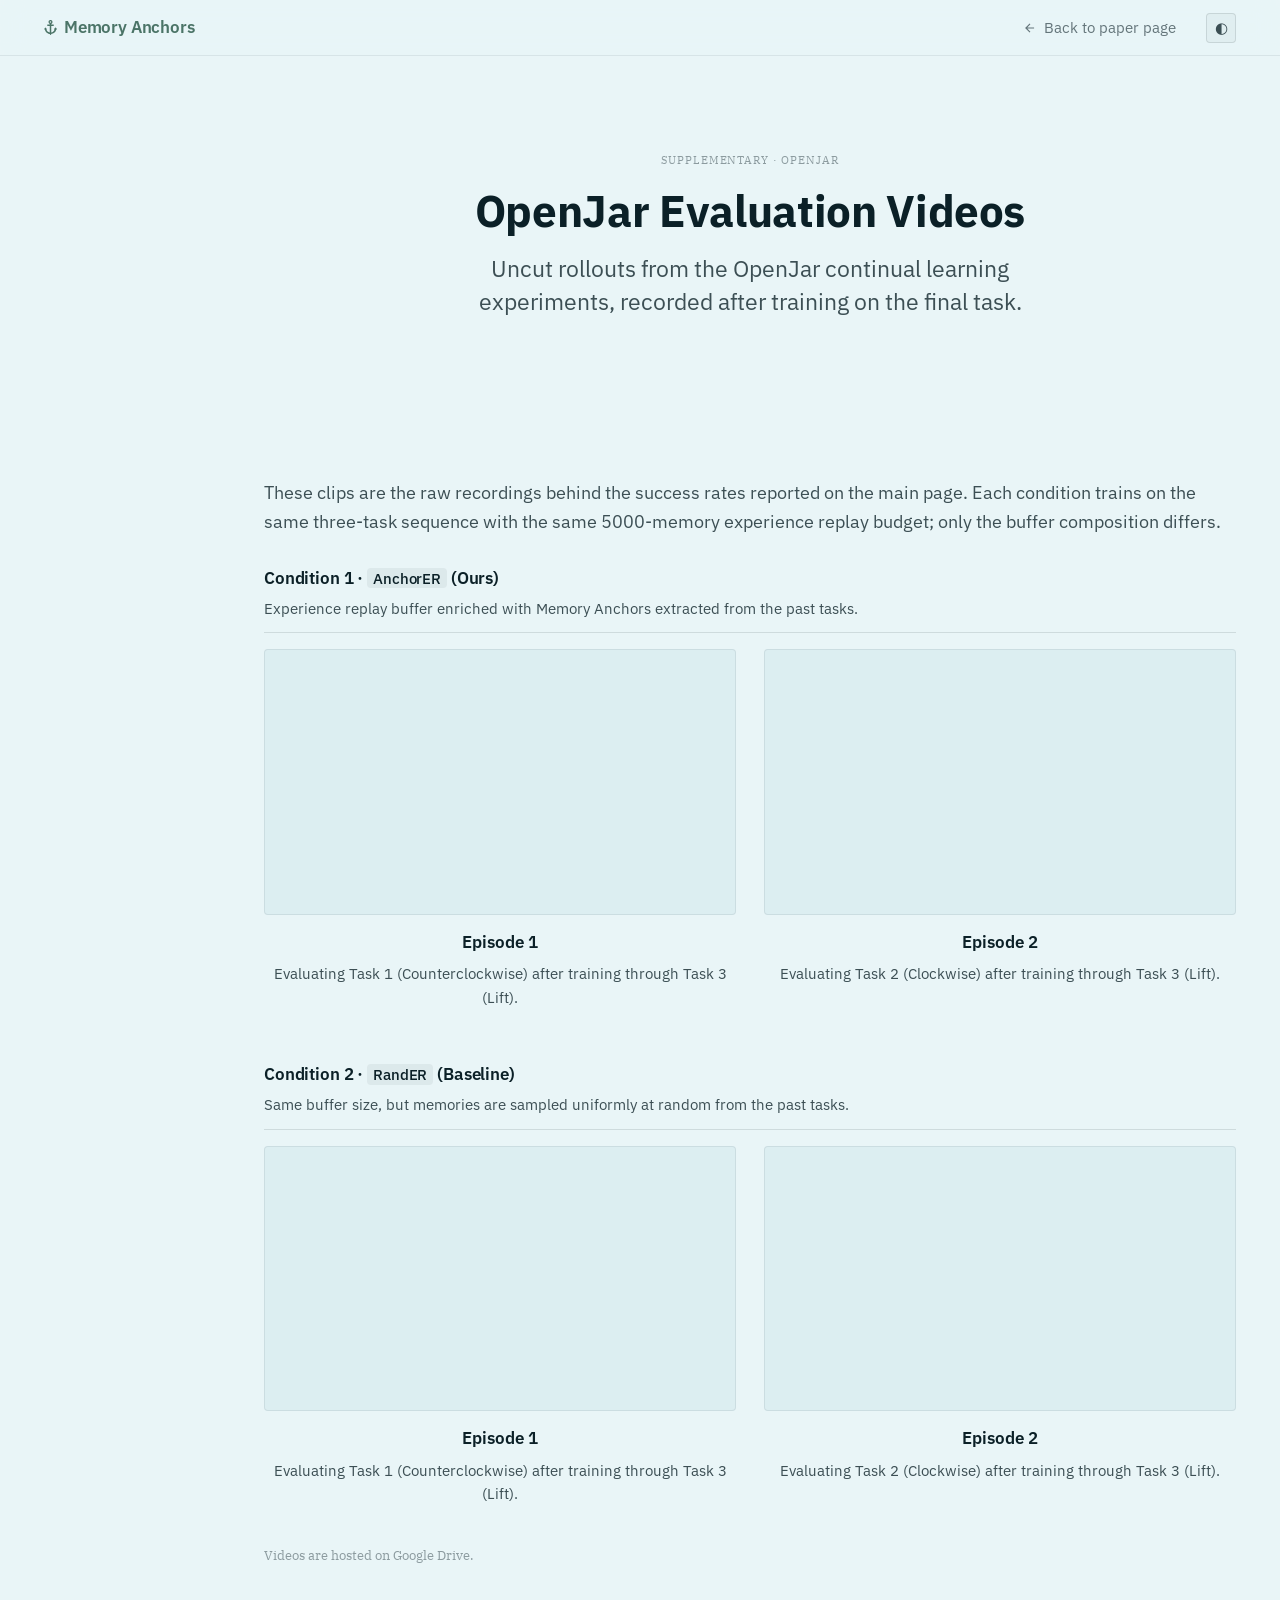
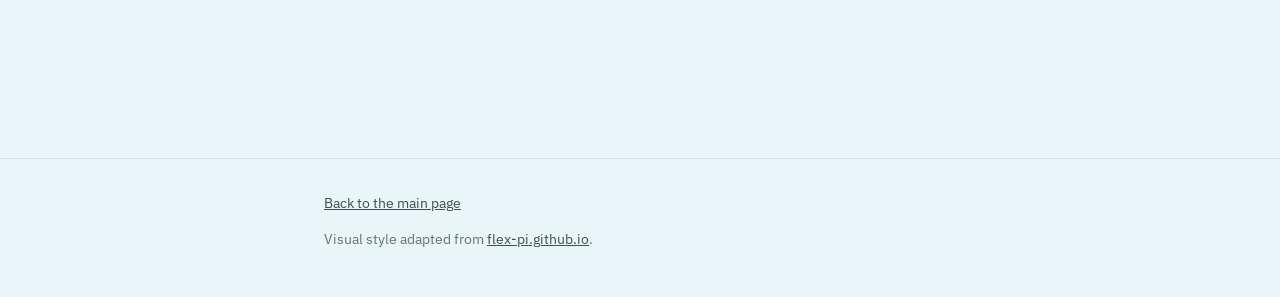
<file: uncut-videos.html>
<!doctype html>
<html lang="en" data-theme="day">
<head>
  <meta charset="utf-8">
  <meta name="viewport" content="width=device-width,initial-scale=1">
  <title>Uncut Evaluation Videos &middot; MemoryAnchors</title>
  <link rel="preconnect" href="https://fonts.googleapis.com">
  <link rel="preconnect" href="https://fonts.gstatic.com" crossorigin>
  <link href="https://fonts.googleapis.com/css2?family=IBM+Plex+Sans:ital,wght@0,400;0,500;0,600;0,700;1,400&family=IBM+Plex+Serif:wght@400;500;600&display=swap" rel="stylesheet">
  <link rel="stylesheet" href="css/style.css">
  <script>
    (function () {
      try {
        var t = localStorage.getItem('theme');
        if (t === 'night' || t === 'day') document.documentElement.setAttribute('data-theme', t);
      } catch (e) {}
    })();
  </script>
</head>
<body>

  <nav class="nav" aria-label="Page navigation">
    <div class="nav__in">
      <a class="nav__brand" href="index.html">
        <svg class="nav__brand-icon" viewBox="0 0 6.16 7.1" aria-hidden="true"><path d="M3.45,2.14c.32,0,.64,0,.96,0,.2,0,.21.02.21.22,0,.1,0,.2,0,.31,0,.13-.05.19-.18.18-.29,0-.57,0-.86,0-.05,0-.09,0-.14,0v3.03c.65-.04,1.45-.62,1.6-1.38-.06,0-.11,0-.16,0-.12,0-.17-.1-.1-.19.19-.24.39-.47.59-.7.06-.07.13-.07.19,0,.19.23.39.46.58.69.08.09.02.19-.1.2-.23.02-.23.02-.3.25-.3.98-.99,1.54-1.95,1.8-.11.03-.22.04-.34.07.05.22-.13.32-.26.44-.03.03-.13.05-.16.02-.14-.12-.33-.21-.29-.45-.21-.05-.42-.09-.61-.16-.89-.33-1.5-.93-1.71-1.88-.02-.08-.05-.09-.12-.1-.09,0-.22-.01-.26-.07-.07-.1.06-.18.11-.25.14-.18.29-.35.43-.52.11-.13.16-.13.28,0,.17.2.34.4.5.61.03.04.07.13.05.17-.02.04-.1.05-.16.07-.03,0-.07,0-.11,0,.12.68.86,1.31,1.59,1.38v-3.05c-.06,0-.11,0-.16,0-.28,0-.57,0-.85,0-.13,0-.18-.05-.17-.18,0-.11,0-.22,0-.33,0-.17.03-.2.19-.2.28,0,.57,0,.85,0,.05,0,.09,0,.15,0,0-.06,0-.11,0-.16.01-.1-.02-.15-.12-.2-.38-.21-.56-.66-.45-1.07C2.29.28,2.67,0,3.11,0c.4,0,.77.29.88.68.12.39-.03.84-.38,1.04-.18.1-.2.22-.16.41ZM3.43.95c0-.2-.15-.36-.35-.36-.19,0-.35.15-.36.35,0,.2.16.37.35.37.19,0,.35-.16.35-.36Z"/></svg>
        Memory Anchors
      </a>
      <div class="nav__actions">
        <a class="navbtn" href="index.html#impact-jar-opening">
          <svg viewBox="0 0 24 24" fill="none" stroke="currentColor" stroke-width="2" aria-hidden="true"><path d="M19 12H5M12 19l-7-7 7-7"/></svg>
          Back to paper page
        </a>
      </div>
      <button class="themebtn" type="button" id="theme-toggle" aria-label="Switch between light and dark">◐</button>
    </div>
  </nav>

  <main id="top">
    <header class="hero">
      <div class="wrap wrap--mid">
        <p class="eyebrow">Supplementary &middot; OpenJar</p>
        <h1 class="hero__title">OpenJar Evaluation Videos</h1>
        <p class="hero__tagline">Uncut rollouts from the OpenJar continual learning experiments, recorded after training on the final task.</p>
      </div>
    </header>

    <section class="section">
      <div class="wrap wrap--wide reveal">
        <p class="sub__lede">These clips are the raw recordings behind the success rates reported on the main page. Each condition trains on the same three-task sequence with the same 5000-memory experience replay budget; only the buffer composition differs.</p>

        <div class="drivegrid">
          <div class="drivegrid__row">
            <div class="drivegrid__rowhead">
              <p class="drivegrid__rowlabel">Condition 1 &middot; <code>AnchorER</code> (Ours)</p>
              <p class="drivegrid__rowtext">Experience replay buffer enriched with Memory Anchors extracted from the past tasks.</p>
            </div>
            <div class="drivegrid__pair">
              <div class="drivecard">
                <div class="drivecard__frame">
                  <iframe class="drivecard__video" src="https://drive.google.com/file/d/1oo0-vcrO2uuCcfi2asbtzbZRmXlJnZeU/preview" title="AnchorER uncut evaluation, episode 1" allow="autoplay; fullscreen" allowfullscreen loading="lazy"></iframe>
                </div>
                <p class="drivecard__title">Episode 1</p>
                <p class="drivecard__text">Evaluating Task 1 (Counterclockwise) after training through Task 3 (Lift).</p>
              </div>
              <div class="drivecard">
                <div class="drivecard__frame">
                  <iframe class="drivecard__video" src="https://drive.google.com/file/d/1UXLIYnUupK22Db_xxvb8RcD3TdlexMFs/preview" title="AnchorER uncut evaluation, episode 2" allow="autoplay; fullscreen" allowfullscreen loading="lazy"></iframe>
                </div>
                <p class="drivecard__title">Episode 2</p>
                <p class="drivecard__text">Evaluating Task 2 (Clockwise) after training through Task 3 (Lift).</p>
              </div>
            </div>
          </div>

          <div class="drivegrid__row">
            <div class="drivegrid__rowhead">
              <p class="drivegrid__rowlabel">Condition 2 &middot; <code>RandER</code> (Baseline)</p>
              <p class="drivegrid__rowtext">Same buffer size, but memories are sampled uniformly at random from the past tasks.</p>
            </div>
            <div class="drivegrid__pair">
              <div class="drivecard">
                <div class="drivecard__frame">
                  <iframe class="drivecard__video" src="https://drive.google.com/file/d/1kMJ6TSHoyU_dNsDPOLDHgVfdvdh7qZQM/preview" title="RandER uncut evaluation" allow="autoplay; fullscreen" allowfullscreen loading="lazy"></iframe>
                </div>
                <p class="drivecard__title">Episode 1</p>
                <p class="drivecard__text">Evaluating Task 1 (Counterclockwise) after training through Task 3 (Lift).</p>
              </div>
              <div class="drivecard">
                <div class="drivecard__frame">
                  <iframe class="drivecard__video" src="https://drive.google.com/file/d/1IL-W7duzhFeKrVrT_JflFslaqXANq3Zq/preview" title="RandER uncut evaluation" allow="autoplay; fullscreen" allowfullscreen loading="lazy"></iframe>
                </div>
                <p class="drivecard__title">Episode 2</p>
                <p class="drivecard__text">Evaluating Task 2 (Clockwise) after training through Task 3 (Lift).</p>
              </div>
            </div>
          </div>
        </div>

        <p class="drivegrid__note">Videos are hosted on Google Drive.</p>
      </div>
    </section>
  </main>

  <footer class="site-footer">
    <div class="wrap wrap--mid">
      <p><a href="index.html">Back to the main page</a></p>
      <p>Visual style adapted from <a href="https://flex-pi.github.io" target="_blank" rel="noopener noreferrer">flex-pi.github.io</a>.</p>
    </div>
  </footer>

  <script src="js/main.js"></script>
</body>
</html>
</file>
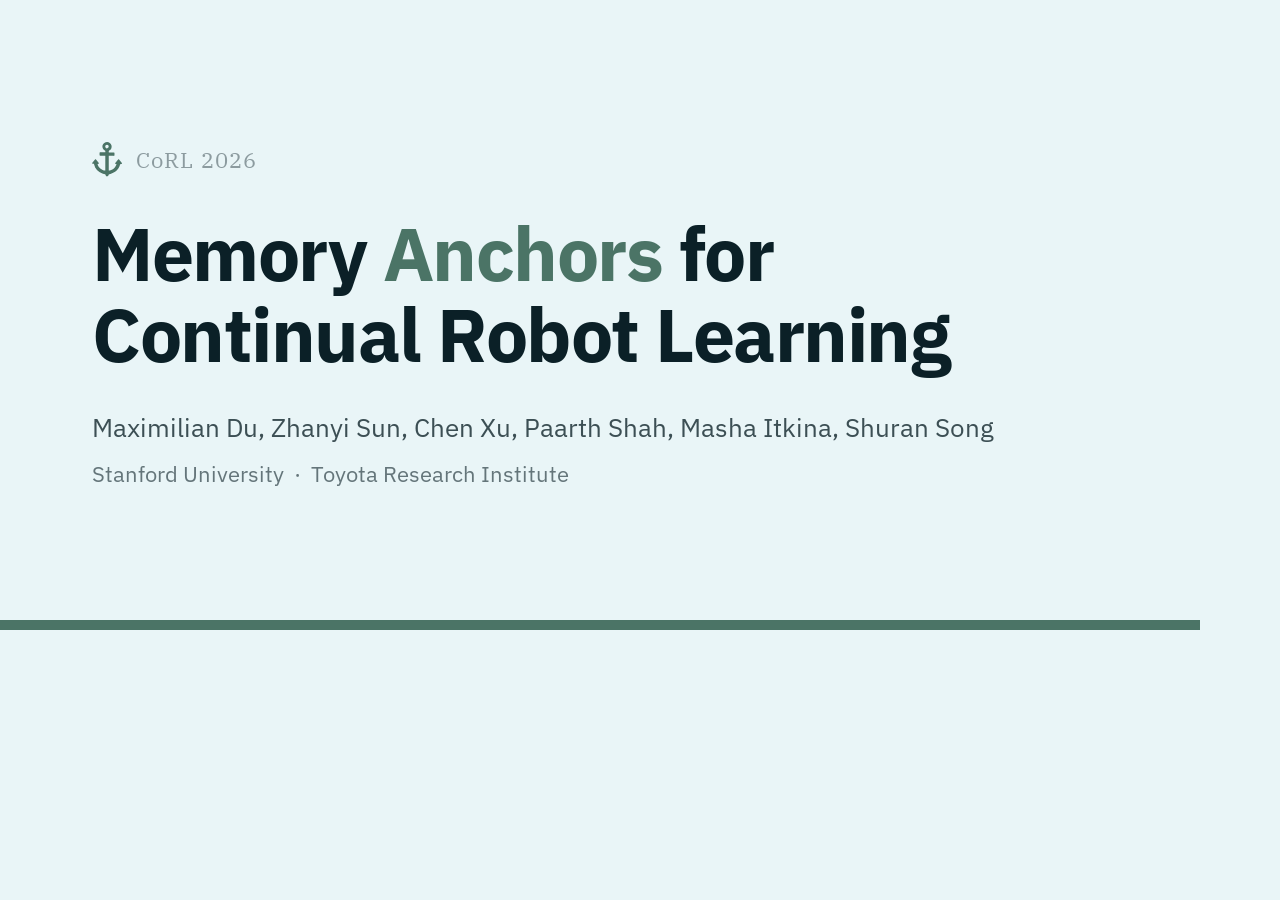
<file: tools/og-image/card.html>
<!doctype html>
<!--
  Source for assets/og-image-vN.png — the 1200x630 social preview card.

  Rendered to PNG by ./build.sh (headless Chrome screenshot). Nothing links to
  this file from the site; it exists so the card can be regenerated instead of
  re-drawn by hand.

  The numbers below are not arbitrary: they were fitted so the rendered PNG
  matches the original hand-made card to within a few pixels on every text
  block. Colors are the day-theme tokens from css/style.css resolved to
  literals (a screenshot cannot read CSS variables from another file):

    #e9f5f7           --bg            page ground
    #0b2027           --fg            title ink
    #4b7466           --primary       accent: "Anchors", anchor glyph, base bar
    rgba(11,32,39,.78) --fg-muted     authors
    rgba(11,32,39,.60) --fg-dim       affiliations
    rgba(11,32,39,.42) --fg-faint     eyebrow

  If the site's palette changes, update these to match.

  The eyebrow is IBM Plex Serif like .eyebrow on the page, but at 22px/.05em
  rather than the page's 11px/.08em, and without text-transform: uppercase so
  "CoRL" keeps its capitalization (the page does the same via .eyebrow--exact).

  The anchor glyph is inlined rather than pulled from assets/anchor.svg so it
  can take a fill color; index.html inlines the same path for the nav brand.
-->
<html><head><meta charset="utf-8">
<link rel="preconnect" href="https://fonts.googleapis.com">
<link rel="preconnect" href="https://fonts.gstatic.com" crossorigin>
<!-- display=block, not swap: a swap would let the screenshot fire while the
     fallback face is still showing and silently produce a wrong card -->
<link href="https://fonts.googleapis.com/css2?family=IBM+Plex+Sans:wght@400;500;600;700&family=IBM+Plex+Serif:wght@400;500;600&display=block" rel="stylesheet">
<style>
  html,body{margin:0;padding:0;}
  body{width:1200px;height:630px;background:#e9f5f7;color:#0b2027;
       font-family:"IBM Plex Sans",sans-serif;-webkit-font-smoothing:antialiased;
       position:relative;overflow:hidden;}
  /* everything is absolutely positioned off a 92px left margin: the tops are
     fitted values, so normal flow would drift them as soon as a font metric
     changed */
  .pad{position:absolute;left:92px;top:0;right:92px;}
  .eyebrow{display:flex;align-items:center;gap:14px;position:absolute;top:142px;
           font-family:"IBM Plex Serif",serif;font-size:22px;font-weight:400;
           letter-spacing:.05em;color:rgba(11,32,39,.42);}
  .eyebrow svg{width:30px;height:auto;fill:#4b7466;flex:none;}
  /* nowrap: the title breaks where the <br> says it does, never where the
     1016px content box happens to run out */
  h1{white-space:nowrap;position:absolute;top:213px;margin:0;font-size:75px;font-weight:700;
     line-height:81px;letter-spacing:-.02em;}
  .mark{color:#4b7466;}
  .authors{position:absolute;top:410px;margin:0;font-size:26px;font-weight:400;
           color:rgba(11,32,39,.78);}
  .affils{position:absolute;top:459px;margin:0;font-size:22px;font-weight:400;
          color:rgba(11,32,39,.60);}
  .bar{position:absolute;left:0;right:0;bottom:0;height:10px;background:#4b7466;}
</style></head>
<body>
<div class="pad">
  <div class="eyebrow">
    <svg viewBox="0 0 6.16 7.1" aria-hidden="true"><path d="M3.45,2.14c.32,0,.64,0,.96,0,.2,0,.21.02.21.22,0,.1,0,.2,0,.31,0,.13-.05.19-.18.18-.29,0-.57,0-.86,0-.05,0-.09,0-.14,0v3.03c.65-.04,1.45-.62,1.6-1.38-.06,0-.11,0-.16,0-.12,0-.17-.1-.1-.19.19-.24.39-.47.59-.7.06-.07.13-.07.19,0,.19.23.39.46.58.69.08.09.02.19-.1.2-.23.02-.23.02-.3.25-.3.98-.99,1.54-1.95,1.8-.11.03-.22.04-.34.07.05.22-.13.32-.26.44-.03.03-.13.05-.16.02-.14-.12-.33-.21-.29-.45-.21-.05-.42-.09-.61-.16-.89-.33-1.5-.93-1.71-1.88-.02-.08-.05-.09-.12-.1-.09,0-.22-.01-.26-.07-.07-.1.06-.18.11-.25.14-.18.29-.35.43-.52.11-.13.16-.13.28,0,.17.2.34.4.5.61.03.04.07.13.05.17-.02.04-.1.05-.16.07-.03,0-.07,0-.11,0,.12.68.86,1.31,1.59,1.38v-3.05c-.06,0-.11,0-.16,0-.28,0-.57,0-.85,0-.13,0-.18-.05-.17-.18,0-.11,0-.22,0-.33,0-.17.03-.2.19-.2.28,0,.57,0,.85,0,.05,0,.09,0,.15,0,0-.06,0-.11,0-.16.01-.1-.02-.15-.12-.2-.38-.21-.56-.66-.45-1.07C2.29.28,2.67,0,3.11,0c.4,0,.77.29.88.68.12.39-.03.84-.38,1.04-.18.1-.2.22-.16.41ZM3.43.95c0-.2-.15-.36-.35-.36-.19,0-.35.15-.36.35,0,.2.16.37.35.37.19,0,.35-.16.35-.36Z"/></svg>
    <span>CoRL 2026</span>
  </div>
  <h1>Memory <span class="mark">Anchors</span> for<br>Continual Robot Learning</h1>
  <p class="authors">Maximilian Du, Zhanyi Sun, Chen Xu, Paarth Shah, Masha Itkina, Shuran Song</p>
  <p class="affils">Stanford University&nbsp; &middot;&nbsp; Toyota Research Institute</p>
</div>
<div class="bar"></div>
</body></html>
</file>
<file: css/style.css>
/* ==========================================================================
   MemoryAnchors — visual system matched to flex-pi.github.io
   Dark tokens are the authored base; a full [data-theme="day"] layer
   overrides them, and the page SHIPS "day" (cream #f6f6ef paper, #0c0c0c
   ink) by default, exactly like the reference. IBM Plex Sans for body and
   headings, IBM Plex Serif for metadata/small text, a muted teal accent, 4px radii.
   ========================================================================== */

/* ---------- base (night) tokens ---------- */
:root {
  /* midnight-blue night, mirroring the day layer's aqua/teal-navy pairing
     rather than the reference's neutral near-black. Ink and overlay tokens
     carry the same cool tint (#dbe7f5) so borders and surfaces read as part
     of the blue family instead of a neutral gray film over it. */
  --bg:            #0d1524;
  --bg-raise:      #121c2e;
  --muted:         #18233a;
  --fg:            #f2f6fc;
  --fg-muted:      rgba(219,231,245,.76);
  --fg-dim:        rgba(219,231,245,.58);
  --fg-faint:      rgba(219,231,245,.40);
  --border:        rgba(219,231,245,.22);
  --border-soft:   rgba(219,231,245,.13);
  --border-faint:  rgba(219,231,245,.08);
  --surface:       rgba(219,231,245,.035);
  --surface-2:     rgba(219,231,245,.07);
  --surface-3:     rgba(219,231,245,.13);

  /* most figures are PNGs/SVGs authored with dark text on a light ground,
     so their frame stays light even in the dark theme rather than following
     --muted into near-black (which would make the dark text unreadable) */
  --media-bg:      #eef3f7;
  /* caption/code text sitting inside a --media-bg frame: that frame is
     always light in both themes, so this stays a fixed dark tone rather
     than following --fg-faint (which turns white in the dark theme and
     disappears against the light frame) */
  --media-fg:      rgba(12, 16, 16, .68);

  --primary:       var(--palette-teal);
  --primary-ink:   color-mix(in srgb, var(--palette-teal), white 40%);
  --primary-soft:  color-mix(in srgb, var(--palette-teal) 18%, transparent);

  /* extended palette — not all in use yet, kept for future accents */
  --palette-sage:   #8cb369;
  --palette-olive:  #c0cb77;
  --palette-butter: #f4e285;
  --palette-orange: #f4a259;
  --palette-khaki:  #a8986b;
  --palette-teal:   #5b8e7d;
  --palette-mauve:  #8c6d67;
  --palette-red:    #bc4b51;

  --ff-body:    "IBM Plex Sans", -apple-system, "Segoe UI", Helvetica, Arial, sans-serif;
  --ff-display: "IBM Plex Sans", -apple-system, "Segoe UI", Helvetica, Arial, sans-serif;
  --ff-mono:    "IBM Plex Serif", Georgia, "Times New Roman", serif;

  --fs-meta: 11px;
  --ls-meta: .08em;
  --fs-fine: 13px;

  --col-text: 812px;
  --col-mid:  940px;
  --col-wide: 1140px;
  --col-full: 1340px;
  --pad:      clamp(18px, 4vw, 44px);
  --measure:  calc(var(--col-text) - 2 * var(--pad));
  --gap-sec:  clamp(60px, 7.5vw, 112px);

  --radius:      4px;
  --radius-pill: 999px;
  --ease: cubic-bezier(.22,.61,.36,1);

  --rail-w: 176px; --rail-gap: 44px; --rail-shift: 0px;
}

/* ---------- day layer: the shipped theme ---------- */
[data-theme="day"] {
  /* ocean/tropical daylight paper: pale aqua ground, deep teal-navy ink,
     instead of the neutral cream/black pairing */
  --bg:            #e9f5f7;
  --bg-raise:      #ffffff;
  --muted:         #dceef1;
  --media-bg:      var(--muted);
  --fg:            #0b2027;
  --fg-muted:      rgba(11,32,39,.78);
  --fg-dim:        rgba(11,32,39,.60);
  --fg-faint:      rgba(11,32,39,.42);
  --border:        rgba(11,32,39,.20);
  --border-soft:   rgba(11,32,39,.12);
  --border-faint:  rgba(11,32,39,.08);
  --surface:       rgba(11,32,39,.03);
  --surface-2:     rgba(11,32,39,.055);
  --surface-3:     rgba(11,32,39,.10);

  --primary:       color-mix(in srgb, var(--palette-teal), black 18%);
  --primary-ink:   color-mix(in srgb, var(--palette-teal), black 18%);
  --primary-soft:  color-mix(in srgb, var(--palette-teal) 10%, transparent);
}

/* ---------- reset ---------- */
*, *::before, *::after { box-sizing: border-box; }
html {
  background: var(--bg); color: var(--fg);
  font-family: var(--ff-body);
  scroll-behavior: smooth;
  -webkit-text-size-adjust: 100%;
  scroll-padding-top: 76px;
}
body {
  margin: 0; min-width: 320px;
  background: var(--bg); color: var(--fg);
  font-size: 19px; line-height: 1.62;
  -webkit-font-smoothing: antialiased;
  text-rendering: optimizeLegibility;
}
h1,h2,h3,h4,h5,h6 { margin: 0; font-weight: 600; font-family: var(--ff-display); }
sup { font-size: .68em; line-height: 0; }
/* no rule here previously, so inline code fell back to the browser's default
   UA monospace — jarring next to the body's serif/sans prose. Keep the body
   face, just dial size/weight/background down so it reads as a quiet inline
   tag rather than a code snippet. */
code {
  font-family: var(--ff-body); font-size: .88em; font-weight: 500;
  background: var(--surface-2); padding: .05em .4em; border-radius: 4px;
  color: var(--fg);
}
p { margin: 0 0 1.05em; }
p:last-child { margin-bottom: 0; }
a { color: inherit; }
img, video { max-width: 100%; display: block; }
::selection { background: var(--primary-soft); }
:focus-visible { outline: 2px solid var(--primary); outline-offset: 3px; border-radius: 2px; }

/* ---------- layout primitives ---------- */
.wrap  { width: 100%; max-width: var(--col-text); margin-inline: auto; padding-inline: var(--pad); }
.wrap--mid  { max-width: var(--col-mid); }
.wrap--wide { max-width: var(--col-wide); }
.wrap--full { max-width: var(--col-full); }
.container { width: 100%; max-width: var(--col-mid); margin-inline: auto; padding-inline: var(--pad); }

section[id], .hero[id] { scroll-margin-top: 80px; }

.eyebrow {
  font-family: var(--ff-mono);
  font-size: var(--fs-meta); letter-spacing: var(--ls-meta); text-transform: uppercase;
  color: var(--fg-faint); margin-bottom: 16px;
}
/* for eyebrows whose text carries meaningful capitalization (e.g. "CoRL"),
   which the blanket uppercase above would flatten */
.eyebrow--exact { text-transform: none; }

/* ==========================================================================
   nav
   ========================================================================== */
.nav {
  position: sticky; top: 0; z-index: 60;
  background: color-mix(in srgb, var(--bg) 84%, transparent);
  backdrop-filter: blur(14px) saturate(140%);
  -webkit-backdrop-filter: blur(14px) saturate(140%);
  border-bottom: 1px solid var(--border-faint);
}
.nav__in {
  max-width: var(--col-full); margin-inline: auto; padding: 10px var(--pad);
  display: flex; align-items: center; gap: 14px;
}
.nav__brand {
  display: inline-flex; align-items: center; gap: 7px;
  color: var(--primary-ink);
  font-size: 17px; font-weight: 600; text-decoration: none;
  letter-spacing: -.01em; white-space: nowrap;
}
.nav__brand-icon { width: 13px; height: auto; flex: none; }
.nav__brand-icon path { fill: currentColor; }
.nav__title {
  font-size: 14.5px; color: var(--fg-dim);
  white-space: nowrap; overflow: hidden; text-overflow: ellipsis;
  padding-left: 14px; border-left: 1px solid var(--border-soft);
  display: none;
}
.nav__actions {
  display: flex; align-items: center; gap: 2px; margin-left: auto;
  min-width: 0; overflow-x: auto; scrollbar-width: none; -ms-overflow-style: none;
}
.nav__actions::-webkit-scrollbar { display: none; }
.navbtn {
  display: inline-flex; align-items: center; gap: 7px; white-space: nowrap;
  padding: 6px 10px; border-radius: var(--radius); text-decoration: none;
  font-size: 14.5px; color: var(--fg-dim);
  transition: color .18s var(--ease), background .18s var(--ease);
}
.navbtn:hover { color: var(--fg); background: var(--surface-2); }
.navbtn svg { width: 14px; height: 14px; flex: none; }
/* the "Code" nav item is a <button> (it opens a note rather than navigating),
   so strip the UA button chrome to keep it identical to its <a> siblings */
/* no font-size here on purpose: .navbtn's own 14.5px already beats the UA
   button default, and re-declaring it would fork the two from each other */
button.navbtn {
  border: 0; background: none; cursor: pointer;
  font-family: inherit; font-weight: inherit; line-height: inherit;
}
@media (min-width: 1024px) {
  .nav__title { display: block; flex: 1 1 auto; min-width: 0; }
}

.themebtn {
  margin-left: 6px; flex: none; width: 30px; height: 30px;
  display: grid; place-items: center; cursor: pointer; padding: 0;
  border: 1px solid var(--border-soft); border-radius: var(--radius);
  background: var(--surface); color: var(--fg-muted);
  font-size: 15px; line-height: 1;
  transition: background .18s var(--ease), color .18s var(--ease);
}
.themebtn:hover { background: var(--surface-2); color: var(--fg); }

/* ==========================================================================
   outline rail
   ========================================================================== */
.rail { display: none; }
@media (min-width: 1024px) {
  :root { --rail-shift: calc(var(--rail-w) + var(--rail-gap)); }
  main > * { padding-left: var(--rail-shift); }
  .site-footer { padding-left: var(--rail-shift); }

  .rail {
    display: block; position: fixed; z-index: 50;
    top: 108px; width: var(--rail-w);
    left: max(20px, calc((100vw - var(--rail-shift) - var(--col-wide)) / 2));
    padding-left: 15px; border-left: 1px solid var(--border);
  }
}
.rail__links { display: grid; gap: 0; }
.rail__links a {
  display: block; position: relative; text-decoration: none;
  padding: 9px 0; font-size: 14.5px; line-height: 1.28;
  color: var(--fg-dim); transition: color .16s var(--ease);
}
.rail__links a::before {
  content: ""; position: absolute; left: -15px; top: 50%;
  width: 2px; height: 0; transform: translateY(-50%);
  background: var(--fg-dim); transition: height .16s var(--ease);
}
.rail__links a:hover, .rail__links a:focus-visible { color: var(--fg); }
.rail__links a:hover::before, .rail__links a:focus-visible::before { height: 18px; }
.rail__links a[aria-current="true"] { color: var(--fg); }
.rail__links a[aria-current="true"]::before { height: 20px; background: var(--primary); }
.rail__links a[data-level="2"] {
  padding: 5px 0 5px 12px; font-size: 13px; color: var(--fg-faint);
}
/* the part you are inside stays lit while you read through its subsections */
.rail__links a[data-in="true"] { color: var(--fg-muted); }

/* ==========================================================================
   hero
   ========================================================================== */
/* padding-block, not the `padding` shorthand: a shorthand here would reset the
   padding-left that `main > *` uses to clear the outline rail, leaving the hero
   centered on the viewport while every other block centers on the rail-offset column. */
.hero { padding-block: clamp(56px, 9vw, 96px) clamp(40px, 6vw, 64px); text-align: center; }
.hero .links { justify-content: center; }
.hero__title {
  font-size: clamp(28px, 3.4vw, 48px);
  font-weight: 700;
  line-height: 1.16; letter-spacing: -.008em;
  text-wrap: balance; margin-bottom: .34em;
}
.hero__title .mark { color: var(--primary-ink); font-style: normal; }
.hero__title + .authors { margin-top: clamp(20px, 2.6vw, 30px); }
.hero__tagline {
  font-size: clamp(18px, 2.3vw, 23px);
  line-height: 1.45; color: var(--fg-muted);
  max-width: 52ch; margin-inline: auto; text-wrap: balance;
}

/* abstract — the old About section folded into the hero. The byline above stays
   centered; the prose drops to a left-aligned reading measure, because centered
   ragged text is unreadable past a couple of lines. A hairline keeps the two
   halves legible as separate units without adding a second heading. */
.hero__abstract {
  text-align: left;
  margin-top: clamp(34px, 4.4vw, 52px);
  padding-top: clamp(28px, 3.6vw, 40px);
  border-top: 1px solid var(--border-faint);
}
.hero__abstract-label {
  text-align: center;
  margin-bottom: clamp(18px, 2.4vw, 26px);
}
.hero__abstract .disclosure { margin-top: clamp(18px, 2.4vw, 26px); }

/* control panel — groups the ER-buffer picker and the training-stage slider
   into one surface, so it reads as a single control driving the figures
   below rather than two disconnected widgets */
.stagepanel {
  border: 1px solid var(--border-soft); border-radius: var(--radius);
  background: var(--bg-raise); padding: clamp(16px, 2.4vw, 22px);
  margin-top: 24px; display: grid; gap: 16px;
}
.stagepanel__row {
  display: grid; grid-template-columns: 128px 1fr auto; gap: 8px 18px; align-items: center;
}
.stagepanel__row:first-child { grid-template-columns: 128px 1fr; }
.stagepanel__row + .stagepanel__row { padding-top: 16px; border-top: 1px solid var(--border-faint); }
.stagepanel__key {
  font-family: var(--ff-mono); font-size: var(--fs-meta); letter-spacing: var(--ls-meta);
  text-transform: uppercase; color: var(--fg-faint); white-space: nowrap;
}
@media (max-width: 640px) {
  .stagepanel__row, .stagepanel__row:first-child { grid-template-columns: 1fr; }
}

/* setting switcher — picks which asset folder the stage player reads from */
.settings-toggle { display: flex; flex-wrap: wrap; gap: 8px; }
.settings-toggle__btn {
  font-family: var(--ff-body); font-size: 13.5px;
  padding: 7px 14px; border-radius: var(--radius-pill);
  border: 1px solid var(--border); background: var(--surface); color: var(--fg-dim);
  cursor: pointer; transition: background .18s var(--ease), border-color .18s var(--ease), color .18s var(--ease);
}
.settings-toggle__btn:hover { color: var(--fg); background: var(--surface-2); }
.settings-toggle__btn[aria-pressed="true"] {
  color: var(--bg); background: var(--primary); border-color: var(--primary);
}

/* same pill-toggle look as .settings-toggle, kept as its own class: main.js's
   initStagePlayer() queries .settings-toggle__btn globally (not scoped to its
   own panel), so reusing that class for an unrelated image switcher would
   pull it into the ER-buffer-size handler */
.viewer-toggle { display: flex; flex-wrap: wrap; gap: 8px; }
/* .viewer-toggle's own display:flex outranks the UA stylesheet's [hidden]
   rule (author styles beat UA styles regardless of specificity), so the
   toggle-group switcher needs this to actually hide the inactive group */
.viewer-toggle[hidden] { display: none; }
.viewer-toggle__btn {
  font-family: var(--ff-body); font-size: 13.5px;
  padding: 7px 14px; border-radius: var(--radius-pill);
  border: 1px solid var(--border); background: var(--surface); color: var(--fg-dim);
  cursor: pointer; transition: background .18s var(--ease), border-color .18s var(--ease), color .18s var(--ease);
}
.viewer-toggle__btn:hover { color: var(--fg); background: var(--surface-2); }
.viewer-toggle__btn[aria-pressed="true"] {
  color: var(--bg); background: var(--primary); border-color: var(--primary);
}

/* link buttons */
.links { display: flex; flex-wrap: wrap; gap: 9px; margin-top: clamp(26px, 4vw, 40px); }
.btn {
  display: inline-flex; align-items: center; gap: 8px;
  padding: 9px 16px; border-radius: var(--radius-pill);
  border: 1px solid var(--border); background: var(--surface);
  color: var(--fg); text-decoration: none;
  font-size: 15px; white-space: nowrap;
  transition: background .18s var(--ease), border-color .18s var(--ease), transform .18s var(--ease);
}
.btn:hover { background: var(--surface-3); border-color: var(--fg-dim); transform: translateY(-1px); }
.btn svg { width: 14px; height: 14px; flex: none; }

/* authorship block */
.authors { margin-bottom: 10px; font-size: 17px; line-height: 1.8; }
.authors .sep { color: var(--fg-faint); }
.authors a { color: inherit; text-decoration: none; transition: color .18s var(--ease); }
.authors a:hover { color: var(--primary-ink); }
.affils {
  font-size: 14.5px; color: var(--fg-muted); line-height: 1.7;
  display: flex; flex-wrap: wrap; justify-content: center; gap: 2px 18px; margin-bottom: 6px;
}
.affils span { white-space: nowrap; }
.affils sup, .authors sup { color: var(--primary-ink); font-weight: 600; padding-right: 1px; }
.eqc { font-size: 13.5px; color: var(--fg-faint); margin-bottom: 0; }

/* ==========================================================================
   sections and prose
   ========================================================================== */
.section { padding-block: var(--gap-sec); }
.sec__title {
  font-size: clamp(26px, 2.9vw, 34px);
  line-height: 1.18; letter-spacing: -.012em;
  margin-bottom: .5em; text-wrap: balance;
}
.sec__sub {
  font-size: clamp(17px, 1.8vw, 20px);
  color: var(--fg-muted); line-height: 1.58; max-width: var(--measure);
  margin-bottom: 1.5em;
}
.sec__sub--list { list-style: decimal; padding-left: 1.4em; }
.sec__sub--list li { margin: .5em 0; }
.sec__sub--list li b { color: var(--fg); font-weight: 600; }
.hl-new { color: var(--palette-orange); font-weight: 600; }
.hl-old { color: var(--palette-teal); font-weight: 600; }
.sec__sub--full { max-width: none; }

/* subsections within a section — anchor targets for the rail's data-level="2" links */
.sub { margin-top: clamp(28px, 4vw, 44px); scroll-margin-top: 96px; }
.sub__title {
  font-size: clamp(19px, 1.9vw, 23px);
  line-height: 1.28; margin: 0 0 .45em; letter-spacing: -.008em;
}
/* a .sub can stack several of these as mid-block dividers; the first one
   gets its top space from .sub's own margin, but later ones sit flush
   against whatever content precedes them without this */
.sub__title:not(:first-child) { margin-top: clamp(32px, 5vw, 48px); }
/* no max-width here: .sub blocks live inside wrap--wide sections that pair
   this lede with a full-width display (stagepanel, card grid, ...) below it,
   so the paragraph should fill the same width as that container rather than
   wrapping at the narrower reading measure and ending short of it */
.sub__lede { font-size: 18px; line-height: 1.62; color: var(--fg-muted); margin: 0; }
.sub__lede--gap { margin-top: 22px; }

/* callout for a section's central claim. Borrows the site's established
   highlight language (soft primary tint over --bg-raise, primary-derived
   border) from .vlacard--highlight, but thinned toward the background and
   given a left accent spine so it reads as an emphasized statement rather
   than another data card competing with the figures around it. */
.claimbox {
  margin-top: 22px;
  padding: clamp(15px, 2vw, 20px) clamp(18px, 2.2vw, 24px);
  border: 1px solid color-mix(in srgb, var(--primary), var(--border-soft) 70%);
  border-left: 3px solid var(--primary);
  border-radius: var(--radius);
  background: color-mix(in srgb, var(--primary-soft), var(--bg-raise) 55%);
}
/* .sub__lede zeroes its own margins, but keep a stray trailing <p> from
   pushing the box open if a second paragraph is ever added */
.claimbox > :last-child { margin-bottom: 0; }

/* ---------- stage player: scrub through a numbered image sequence ---------- */
.stagesplit {
  display: grid; grid-template-columns: 1fr 1fr;
  gap: clamp(20px, 3vw, 44px); align-items: start; margin-top: 22px;
}
@media (max-width: 760px) { .stagesplit { grid-template-columns: 1fr; } }
.stagesplit--gap { margin-top: clamp(32px, 5vw, 48px); }
.stagesplit__prose { padding-top: clamp(2px, .6vw, 10px); }
/* .stagesplit's 22px top margin assumes it follows body content. Directly
   under a .sub__title it instead wins the margin collapse against the
   heading's own .45em bottom margin, and the prose column's alignment
   padding stacks on top of that — so the heading-to-text gap came out ~3x
   the one a plain .sub__lede gets under the same heading. Drop both here so
   the first line starts where a lede would. */
.sub__title + .stagesplit { margin-top: 0; }
.sub__title + .stagesplit .stagesplit__prose { padding-top: 0; }
/* .prose's own 19px is sized for the standalone reading column in About;
   inside a .sub these paragraphs sit right next to .sub__lede blocks, where
   that extra 1px (and the ~1.6px of line-height it drags along) reads as an
   inconsistency. Match .sub__lede here without touching the About block.
   Both classes land on the same element, so this has to be the compound
   selector — a bare .stagesplit__prose ties with .prose on specificity and
   loses to it on source order (.prose is defined further down). */
.stagesplit__prose.prose { font-size: 18px; }
/* small heading for a stagesplit column, used when a pair of columns needs
   its own title to visually balance against its sibling */
.splitcol__title {
  font-size: 17px; font-weight: 600; color: var(--fg);
  letter-spacing: -.006em; margin: 0 0 14px;
}

.stageplayer { max-width: var(--col-wide); }
.stageplayer--full { width: 100%; max-width: none; margin-top: clamp(20px, 3vw, 32px); }
.stageplayer__frame {
  background: var(--media-bg); border: 1px solid var(--border-faint); border-radius: var(--radius);
  padding: clamp(10px, 2vw, 20px);
}
.stageplayer > * + * { margin-top: 14px; }
.stageplayer__frame img { width: 100%; height: auto; display: block; margin-inline: auto; }
.stageplayer__credit {
  margin: 8px 0 0; font-size: var(--fs-fine); color: var(--fg-faint); text-align: right;
}
.stageplayer__credit--center { text-align: center; }
.stageplayer__credit a { color: inherit; text-decoration: none; border-bottom: 1px solid var(--border); }
.stageplayer__credit a:hover { color: var(--primary-ink); border-bottom-color: var(--primary); }
/* the frame's background is always light (--media-bg), so its caption and
   any inline code need fixed dark text instead of the theme's usual tone */
.stageplayer__frame .stageplayer__credit { color: var(--media-fg); }
.stageplayer__frame .stageplayer__credit a { border-bottom-color: rgba(12,16,16,.3); }
.stageplayer__frame code { color: var(--media-fg); background: rgba(12,16,16,.08); }

/* ---------- overlap panel: one bordered card (same shell as .stagepanel,
   the ER-buffer/stage-slider control up in Sequential Task Learning) holds
   both reference images and the resample demo, so there's a single outer
   box instead of a separate card around each image ---------- */
.overlappanel__media {
  display: grid; grid-template-columns: 1fr 1fr; gap: clamp(16px, 2.4vw, 24px);
}
@media (max-width: 640px) { .overlappanel__media { grid-template-columns: 1fr; } }
.overlappanel__interaction {
  display: flex; align-items: center; justify-content: space-between; gap: 18px;
  padding-top: 16px; border-top: 1px solid var(--border-faint);
}
@media (max-width: 560px) { .overlappanel__interaction { flex-direction: column; align-items: stretch; } }
.overlappanel__interaction .overlapdemo__info { text-align: left; }
.overlappanel__interaction .overlapdemo__btn { margin: 0; flex: none; align-self: flex-start; }

.overlapdemo__imgwrap { position: relative; border-radius: var(--radius); overflow: hidden; }
/* matches .overlapdemo__label below the images (same size, weight and normal
   casing) so the panel's image titles and its readout title read as one set,
   rather than the tags being uppercase small-caps and the label sentence case */
.overlapdemo__tag {
  margin: 0 0 8px; font-size: 17px; font-weight: 600;
  color: var(--fg); text-align: center;
  background: var(--bg-raise);
}
.overlapdemo__img { width: 100%; height: auto; display: block; background: var(--media-bg); border-radius: var(--radius); }

/* plain photo on a fixed pure-white backdrop (not --media-bg — this photo
   reads better against true white than the theme's off-white/aqua frame
   tone) in both themes, rather than the near-black night-theme page bg */
.realrobot__frame {
  margin-top: 20px;
  background: #ffffff; border: 1px solid var(--border-faint); border-radius: var(--radius);
  padding: clamp(10px, 2vw, 20px);
}
.realrobot__img { width: 100%; height: auto; display: block; border-radius: var(--radius); }
.overlapdemo__info { text-align: center; }
.overlapdemo__label {
  font-size: 17px; font-weight: 600; color: var(--fg); margin-bottom: .35em;
  transition: color .18s var(--ease);
}
/* Inside/outside is the categorical value that flips when you resample, so it
   carries the accent. Orange is the site's "the subset we're after" accent
   (same as .hl-new / AnchorER), and the discarded half drops to muted ink —
   deliberately not the teal/khaki/red trio, which now reads as success-rate
   tiers further down the page. */
.overlapdemo__label--in { color: var(--palette-orange); }
.overlapdemo__label--out { color: var(--fg-dim); }
.overlapdemo__text { font-size: 15px; line-height: 1.55; color: var(--fg-muted); margin-bottom: 12px; }
.overlapdemo__count {
  font-family: var(--ff-mono); font-size: var(--fs-fine); color: var(--fg-faint); margin-bottom: 0;
}
.overlapdemo__btn {
  display: block; margin: 16px auto 0;
  font-family: var(--ff-mono); font-size: 12px; letter-spacing: var(--ls-meta); text-transform: uppercase;
  padding: 7px 14px; border-radius: var(--radius-pill);
  border: 1px solid var(--primary); background: var(--primary); color: var(--bg);
  cursor: pointer; transition: background .18s var(--ease), border-color .18s var(--ease), transform .18s var(--ease);
}
.overlapdemo__btn:hover { background: var(--primary-ink); border-color: var(--primary-ink); transform: translateY(-1px); }

/* sits directly on the video's own (assumed white) bottom margin, so plain
   dark text reads fine without a translucent scrim behind it */
.overlapdemo__legend {
  position: absolute; left: 0; right: 0; bottom: 0;
  display: flex; justify-content: center; gap: 16px;
  padding: 7px 12px;
}
.overlapdemo__legend-item {
  display: inline-flex; align-items: center; gap: 6px;
  font-family: var(--ff-mono); font-size: var(--fs-meta); letter-spacing: var(--ls-meta);
  text-transform: uppercase; color: #171717;
}
.overlapdemo__swatch { width: 9px; height: 9px; border-radius: 2px; }
.overlapdemo__swatch--pred { background: var(--palette-red); }
.overlapdemo__swatch--gt { background: #000; }

/* ---------- task-ordering filmstrip: horizontally scrollable, drag or scroll ---------- */
.orderings { margin-top: 20px; }
.orderings__track {
  display: flex; gap: clamp(14px, 2vw, 20px);
  overflow-x: auto; overscroll-behavior-x: contain;
  scroll-snap-type: x proximity;
  padding-bottom: 12px;
  scrollbar-width: thin; scrollbar-color: var(--border) transparent;
}
.orderings__track:focus-visible { outline-offset: 4px; }
.orderings__track::-webkit-scrollbar { height: 8px; }
.orderings__track::-webkit-scrollbar-track { background: transparent; }
.orderings__track::-webkit-scrollbar-thumb { background: var(--border); border-radius: 4px; }
.orderings__card {
  flex: 0 0 clamp(220px, 32vw, 320px); scroll-snap-align: start; margin: 0;
}
.orderings__frame {
  background: var(--media-bg); border: 1px solid var(--border-faint); border-radius: var(--radius);
  padding: clamp(10px, 1.6vw, 16px);
}
.orderings__frame img { width: 100%; height: auto; display: block; }
.orderings__caption {
  margin-top: 8px; font-family: var(--ff-mono); font-size: var(--fs-meta);
  letter-spacing: var(--ls-meta); text-transform: uppercase; color: var(--fg-dim); text-align: center;
}

/* ---------- sampled-frame carousel: auto-scrolls slowly, pauses on
   hover/focus; each card's caption/explanation surfaces in the
   .framestrip__detail box below rather than on the image itself, so
   hover/focus here just gives the frame a subtle highlight ---------- */
.framestrip { margin-top: 20px; }
.framestrip__track {
  display: flex; gap: clamp(10px, 1.4vw, 16px);
  overflow-x: auto; overscroll-behavior-x: contain;
  padding-top: 8px; padding-bottom: 12px;
  scrollbar-width: thin; scrollbar-color: var(--border) transparent;
}
.framestrip__track:focus-visible { outline-offset: 4px; }
.framestrip__track::-webkit-scrollbar { height: 8px; }
.framestrip__track::-webkit-scrollbar-track { background: transparent; }
.framestrip__track::-webkit-scrollbar-thumb { background: var(--border); border-radius: 4px; }
.framestrip__card {
  position: relative; flex: 0 0 clamp(130px, 16vw, 180px); margin: 0; cursor: default;
}
.framestrip__frame {
  background: var(--media-bg); border: 1px solid var(--border-faint); border-radius: var(--radius);
  overflow: hidden;
  transition: border-color .18s var(--ease), box-shadow .18s var(--ease), transform .18s var(--ease);
}
.framestrip__frame img { width: 100%; height: auto; display: block; }
.framestrip__card:hover .framestrip__frame,
.framestrip__card:focus-visible .framestrip__frame {
  border-color: var(--primary);
  box-shadow: 0 0 0 3px color-mix(in srgb, var(--primary) 20%, transparent);
  transform: translateY(-2px);
}
.framestrip__tooltip {
  position: absolute; width: 1px; height: 1px; margin: -1px; padding: 0;
  overflow: hidden; clip: rect(0, 0, 0, 0); white-space: nowrap; border: 0;
}
.framestrip__detail {
  margin-top: 14px; padding: clamp(14px, 2vw, 18px) clamp(16px, 2vw, 20px);
  border: 1px solid var(--border-soft); border-radius: var(--radius); background: var(--bg-raise);
}
.framestrip__detail-label {
  font-family: var(--ff-body); font-size: var(--fs-meta); letter-spacing: var(--ls-meta);
  text-transform: uppercase; color: var(--fg-dim); margin: 0 0 8px;
}
.framestrip__detail-text { font-size: 15px; line-height: 1.6; color: var(--fg-muted); margin: 0; }

/* ---------- inline dropdown disclosure, reusable per section ("Show
   Experiment Details", FAQ entries, ...) — native <details>/<summary>,
   no JS required */
.disclosure { margin: 8px 0; }
/* .disclosure's 8px is tuned for stacking rows against each other; where a
   lede introduces the stack it needs a clearer break from the prose above */
.sub__lede + .disclosure { margin-top: 18px; }
.disclosure__summary {
  display: inline-flex; align-items: center; gap: 7px; width: fit-content;
  font-family: var(--ff-mono); font-size: var(--fs-meta); letter-spacing: var(--ls-meta);
  text-transform: uppercase; color: var(--fg-dim);
  border-bottom: 1px solid var(--border); padding-bottom: 2px; cursor: pointer;
  list-style: none; transition: color .18s var(--ease), border-color .18s var(--ease);
}
.disclosure__summary::-webkit-details-marker { display: none; }
.disclosure__summary::after {
  content: '+'; font-family: var(--ff-body); font-size: 14px; line-height: 1; flex: none;
  transition: transform .18s var(--ease);
}
.disclosure[open] > .disclosure__summary::after { transform: rotate(45deg); }
.disclosure__summary:hover { color: var(--fg); border-bottom-color: var(--primary); }
.disclosure__body {
  margin-top: 10px; padding: clamp(14px, 2vw, 18px) clamp(16px, 2vw, 20px);
  border: 1px solid var(--border-soft); border-radius: var(--radius); background: var(--bg-raise);
}
.disclosure__body p { font-size: 15px; line-height: 1.6; color: var(--fg-muted); margin: 0; }
.disclosure__body p + p { margin-top: .8em; }
/* the global `a { color: inherit }` would leave links in here indistinguishable
   from the surrounding muted text — give them the same accent + underline
   treatment that .prose a uses for links in body copy */
.disclosure__body a { color: var(--primary-ink); text-decoration: none; border-bottom: 1px solid var(--border); }
.disclosure__body a:hover { border-bottom-color: var(--primary); }
/* full-width figure inside a disclosure. No light .stageplayer__frame wrapper
   here: these contact sheets carry their own dark backdrop, so a light frame
   would ring them with a bright border instead of framing them. */
.disclosure__figure {
  display: block; width: 100%; height: auto;
  margin-top: 14px; border-radius: var(--radius);
}
.disclosure__body p:first-child + .disclosure__figure { margin-top: 12px; }

/* responsive frame for a hosted video embed (YouTube/Vimeo). aspect-ratio
   holds the 16:9 shape at any column width, so the iframe can just fill it
   instead of needing the old padding-top percentage hack. The iframe's
   loading="lazy" pairs with this: a closed <details> is display:none, so
   nothing is fetched from the video host until someone opens the dropdown. */
.videoembed {
  width: 100%; aspect-ratio: 16 / 9;
  border-radius: var(--radius); overflow: hidden; background: var(--muted);
}
.videoembed iframe { width: 100%; height: 100%; display: block; border: 0; }

/* ---------- side-by-side synced video comparison, sized as a figure, not a full column ---------- */
.videocompare { max-width: 640px; margin: 20px auto 0; }
/* multi-clip rows need more room per video, but the scrub bar should stay
   the same width as the other one on this page rather than stretching */
.videocompare--wide { max-width: 900px; }
.videocompare--wide .scrubbar { max-width: 640px; margin-inline: auto; }
.videocompare__media { display: flex; gap: 14px; align-items: start; }
/* Columns grow in proportion to --clip-ar (the clip's own width/height), set
   per item in the markup. Since rendered height is width / aspect-ratio,
   making width track the ratio leaves every clip in the row the same height
   — equal-width columns would instead render a 2:1 clip half as tall as a
   1:1 one. Defaults to 1 so rows of same-shaped clips need no annotation. */
.videocompare__item { flex: var(--clip-ar, 1) 1 0; min-width: 0; }
.videocompare__video {
  width: 100%; height: auto; display: block;
  background: var(--muted); border: 1px solid var(--border-faint); border-radius: var(--radius);
}
.videocompare__caption {
  margin-top: 10px; font-family: var(--ff-body); font-size: 15px; font-weight: 600;
  letter-spacing: var(--ls-meta); text-transform: uppercase; color: var(--fg); text-align: center;
}
/* These clips sit directly on the page rather than in a .stageplayer__frame,
   so their captions miss the frame's --media-fg override and fall back to
   .stageplayer__credit's much lighter --fg-faint. --fg-dim is the closest
   theme token to that override's weight and, unlike the fixed --media-fg,
   still inverts correctly against the dark theme's page background. */
.videocompare .stageplayer__credit { color: var(--fg-dim); }
@media (max-width: 480px) { .videocompare__media { flex-direction: column; } }

/* ---------- three-up video grid: a looping demo clip per card, with its
   own title + description underneath (no scrubbar — just autoplay/loop) ---------- */
.jargrid {
  display: grid; grid-template-columns: repeat(3, 1fr);
  gap: clamp(16px, 2.4vw, 28px); margin-top: 22px;
}
@media (max-width: 760px) { .jargrid { grid-template-columns: 1fr; max-width: 420px; margin-inline: auto; } }
.jarcard__video {
  width: 100%; height: auto; display: block;
  background: var(--muted); border: 1px solid var(--border-faint); border-radius: var(--radius);
}
.jarcard__title { margin: 14px 0 6px; font-size: 17px; font-weight: 600; color: var(--fg); text-align: center; }
.jarcard__text { margin: 0; font-size: 15px; line-height: 1.55; color: var(--fg-muted); text-align: center; }

/* ---------- cross-task video matrix: two side-by-side triangular grids
   (one per method), row = eval task, column = train task, present only
   where train >= eval (a task can only be checked once it or a later task
   has been trained). Hover/focus enlarges a clip and drives the shared
   info box below, mirroring .framestrip's carousel + detail-box pattern. ---------- */
.taskgrids {
  display: grid; grid-template-columns: 1fr 1fr; gap: clamp(24px, 4vw, 48px);
  margin-top: 22px;
}
@media (max-width: 640px) { .taskgrids { grid-template-columns: 1fr; gap: 40px; } }
.taskgrids__title { font-size: 17px; font-weight: 700; margin: 0 0 16px; text-align: center; }
.taskgrid {
  display: grid; grid-template-columns: auto repeat(3, 1fr); grid-template-rows: repeat(3, 1fr) auto;
  gap: 10px; align-items: center; justify-items: center;
}
.taskgrid__rowlabel {
  font-size: 12px; color: var(--fg-dim); white-space: nowrap;
  writing-mode: vertical-rl; transform: rotate(180deg);
}
.taskgrid__collabel { font-size: 12px; color: var(--fg-dim); margin-top: 4px; white-space: nowrap; }
/* wraps each clip so a pass/fail badge can be pinned to its corner; carries
   the grid-column/grid-row placement that used to live on the video itself.
   The hover-zoom transform now lives here (not on the video) so the badge
   scales and moves together with its clip instead of staying pinned to the
   clip's original, pre-zoom position. */
.taskgrid__cell { position: relative; width: 100%; transition: transform .22s var(--ease); }
.taskgrid__cell:hover, .taskgrid__cell:focus-within { transform: scale(1.9); z-index: 5; }
.taskgrid__video {
  width: 100%; height: auto; display: block; border-radius: var(--radius);
  border: 2px solid var(--border-faint); background: var(--muted); cursor: pointer;
  transition: box-shadow .22s var(--ease), border-color .22s var(--ease);
}
.taskgrid__cell:hover .taskgrid__video, .taskgrid__cell:focus-within .taskgrid__video {
  box-shadow: 0 14px 34px rgba(0,0,0,.32); outline: none;
}
.taskgrid--ours .taskgrid__video { border-color: color-mix(in srgb, var(--palette-orange) 50%, var(--border-faint)); }
.taskgrid--ours .taskgrid__video:hover, .taskgrid--ours .taskgrid__video:focus-visible { border-color: var(--palette-orange); }
.taskgrid--base .taskgrid__video { border-color: color-mix(in srgb, #338467 50%, var(--border-faint)); }
.taskgrid--base .taskgrid__video:hover, .taskgrid--base .taskgrid__video:focus-visible { border-color: #338467; }
/* Each clip's success rate, pinned to its top-left corner: a muted chip so it
   reads as a data label rather than decoration, with tabular figures to stop
   the digits jittering between clips. Scales with its clip on hover since it
   lives inside .taskgrid__cell, which owns the zoom transform. Built by
   initTaskGridRateChips(). */
.taskgrid__ratechip {
  position: absolute; top: 5px; left: 5px; z-index: 1;
  padding: 1.5px 5px; border-radius: var(--radius);
  font-family: var(--ff-body); font-size: 10.5px; font-weight: 700;
  font-variant-numeric: tabular-nums; line-height: 1.45; white-space: nowrap;
  background: color-mix(in srgb, var(--bg-raise) 88%, transparent);
  border: 1px solid var(--border-soft);
  pointer-events: none;
}
.taskgrid__ratechip--pass { color: var(--palette-teal); }
.taskgrid__ratechip--fail { color: var(--palette-red); }
.taskgrid__ratechip--partial { color: var(--palette-khaki); }
/* success-rate readout in the shared detail box below the grid — same
   65%/30% tiers and colors as the clip's own corner badge, always bold so
   the number reads as a highlighted stat rather than running prose */
.taskgrid__rate { font-weight: 700; }
.taskgrid__rate--pass { color: var(--palette-teal); }
.taskgrid__rate--fail { color: var(--palette-red); }
.taskgrid__rate--partial { color: var(--palette-khaki); }

/* shared scrub bar: two coloured segments (state similarity), a dimming
   overlay marks what's already played, a handle marks the exact position.
   Native-range semantics (role="slider") but custom-built so the two
   segment colors can live side by side, which input[type=range] can't do. */
.scrubbar {
  position: relative; display: flex; align-items: center;
  margin-top: 16px; height: 22px; cursor: pointer; touch-action: none;
  outline-offset: 4px;
}
.scrubbar__track {
  position: relative; width: 100%; height: 8px;
  border-radius: var(--radius-pill); overflow: hidden;
}
.scrubbar__segment { position: absolute; top: 0; bottom: 0; }
.scrubbar__segment--a { left: 0; width: var(--split, 50%); background: color-mix(in srgb, var(--palette-teal) 55%, var(--muted)); }
.scrubbar__segment--b { left: var(--split, 50%); right: 0; background: color-mix(in srgb, var(--palette-orange) 55%, var(--muted)); }
/* plain variant: no similar/different segments to call out, just one neutral track */
.scrubbar--plain .scrubbar__segment--a,
.scrubbar--plain .scrubbar__segment--b { background: var(--border-soft); }
.scrubbar__played {
  position: absolute; top: 0; bottom: 0; left: 0; width: 0;
  background: rgba(0,0,0,.18); pointer-events: none;
}
[data-theme="day"] .scrubbar__played { background: rgba(255,255,255,.32); }
.scrubbar__handle {
  position: absolute; top: 50%; left: 0; width: 14px; height: 14px; margin-left: -7px;
  transform: translateY(-50%); border-radius: 50%;
  background: var(--bg-raise); border: 2px solid var(--fg);
  box-shadow: 0 1px 4px rgba(0,0,0,.3); pointer-events: none;
}
.scrubbar__legend { display: flex; gap: 18px; margin-top: 10px; }
.scrubbar__legend-item {
  display: inline-flex; align-items: center; gap: 6px;
  font-family: var(--ff-mono); font-size: var(--fs-meta); letter-spacing: var(--ls-meta);
  text-transform: uppercase; color: var(--fg-dim);
}
.scrubbar__swatch { width: 9px; height: 9px; border-radius: 2px; }
.scrubbar__swatch--a { background: color-mix(in srgb, var(--palette-teal) 55%, var(--muted)); }
.scrubbar__swatch--b { background: color-mix(in srgb, var(--palette-orange) 55%, var(--muted)); }
.stageplayer__slider {
  width: 100%; display: block; appearance: none; -webkit-appearance: none;
  height: 4px; border-radius: var(--radius-pill);
  background: var(--border-soft); outline: none; cursor: pointer;
}
.stageplayer__slider::-webkit-slider-thumb {
  -webkit-appearance: none; appearance: none;
  width: 16px; height: 16px; border-radius: 50%;
  background: var(--primary); border: 2px solid var(--bg-raise);
  box-shadow: 0 0 0 1px var(--border); cursor: pointer;
  transition: transform .15s var(--ease);
}
.stageplayer__slider::-webkit-slider-thumb:hover { transform: scale(1.12); }
.stageplayer__slider::-moz-range-thumb {
  width: 16px; height: 16px; border-radius: 50%; border: 2px solid var(--bg-raise);
  background: var(--primary); box-shadow: 0 0 0 1px var(--border); cursor: pointer;
}
.stageplayer__slider::-moz-range-track { height: 4px; border-radius: var(--radius-pill); background: var(--border-soft); }
.stageplayer__ticks {
  display: flex; justify-content: space-between;
  font-family: var(--ff-mono); font-size: 10.5px; color: var(--fg-faint);
  padding: 7px 1px 0; letter-spacing: var(--ls-meta);
}
.stageplayer__label {
  font-family: var(--ff-mono); font-size: var(--fs-meta);
  letter-spacing: var(--ls-meta); text-transform: uppercase; color: var(--fg-dim);
}
.prose { font-size: 19px; line-height: 1.62; color: var(--fg-muted); }
.prose strong { color: var(--fg); font-weight: 600; }
.prose a { color: var(--primary-ink); text-decoration: none; border-bottom: 1px solid var(--border); }
.prose a:hover { border-bottom-color: var(--primary); }

/* live readout tied to the settings-toggle above the stage player */
.nbt-readout {
  margin-top: 4px; padding-top: 14px; border-top: 1px solid var(--border-faint);
  font-size: 20px; color: var(--fg);
}
.nbt-readout__value { font-family: var(--ff-mono); font-weight: 700; color: var(--primary-ink); }

/* ---------- results cards: same bordered-box shell as .stagepanel, one
   card per experiment condition, a labeled stat row standing in for a table ---------- */
.vlacards { display: flex; flex-direction: column; gap: clamp(18px, 2.6vw, 24px); }
.vlacard {
  border: 2px solid var(--border-soft); border-radius: var(--radius);
  background: var(--bg-raise); padding: clamp(18px, 2.4vw, 24px);
}
/* headline takeaway, sits ahead of the per-condition cards below it — same
   shell, just a soft teal tint and an accent-colored eyebrow so it reads as
   a summary rather than another data condition */
.vlacard--highlight, .vlacard--selected {
  background: color-mix(in srgb, var(--primary-soft), var(--bg-raise) 25%);
  border-color: var(--primary);
}
/* clicking a card drives the viewer on the left, so it needs to read as a
   control: pointer cursor, hover/focus feedback, and a distinct look once
   selected (shared with .vlacard--highlight's tint, above) */
.vlacard--selectable {
  cursor: pointer;
  transition: border-color .18s var(--ease), background .18s var(--ease), opacity .18s var(--ease);
}
.vlacard--selectable:hover { border-color: var(--fg-dim); }
.vlacard--selectable:focus-visible { outline: 2px solid var(--primary); outline-offset: 2px; }

/* wraps the qualitative viewer and the result cards in one bordered surface
   (stagesplit's grid still lays out the two columns) so a card click visibly
   drives the image beside it instead of reading as two disconnected widgets */
.vla-explorer {
  border: 1px solid var(--border-soft); border-radius: var(--radius);
  background: var(--bg-raise); padding: clamp(18px, 2.4vw, 28px);
}
/* groups the title and intro blurb as one grid item spanning both columns
   (an item with no explicit placement otherwise lands beside the viewer
   instead of above it) so their spacing is plain flow margin rather than
   the grid's own row-gap, which was stretching the two apart; a bottom rule
   separates the panel's header from its two interactive columns below,
   echoing .stagepanel__row's own divider convention */
.vla-explorer__header {
  grid-column: 1 / -1;
  padding-bottom: 16px; border-bottom: 1px solid var(--border-faint);
}
/* a real heading for the panel (not the borrowed .splitcol__title label
   style, which was sized for pairing two mini column headers and read as
   too slight against the box's own border/padding) — same display font and
   weight as .sub__title, just scaled down since this titles a nested panel
   rather than a page section */
.vla-explorer__title {
  font-family: var(--ff-display); font-size: clamp(17px, 1.6vw, 19px); font-weight: 600;
  letter-spacing: -.006em; color: var(--fg); margin: 0;
}
.vla-explorer__lede {
  font-size: 15px; line-height: 1.55; color: var(--fg-muted); margin: 6px 0 0;
}
/* cards need to stand out from the explorer's own bg-raise surface, and the
   unselected one should read as visibly de-emphasized next to the selected
   card's primary tint (above) — a stronger surface tone plus a touch of
   faded opacity does that without touching the selected card's own rule */
.vla-explorer .vlacard:not(.vlacard--selected) { background: var(--surface-3); opacity: .8; }
.vlacard__eyebrow {
  font-size: 12px; font-weight: 600; letter-spacing: .01em; text-transform: uppercase;
  color: var(--primary-ink); margin: 0 0 6px;
}
.vlacard__title { font-size: 16px; font-weight: 700; color: var(--fg); margin: 0 0 4px; }
.vlacard__subtitle { font-size: 14px; line-height: 1.5; color: var(--fg-muted); margin: 0; }
.vlacard__row {
  display: flex; flex-wrap: wrap; align-items: flex-end; justify-content: space-between;
  gap: 12px 24px; margin-top: 16px; padding-top: 14px; border-top: 1px solid var(--border-faint);
}
.vlacard__metric {
  font-size: 13px; font-weight: 500; color: var(--fg-dim); white-space: nowrap;
  padding-bottom: 4px;
}
.vlacard__stats { display: flex; gap: clamp(18px, 3vw, 32px); }
.vlacard__stat { display: flex; flex-direction: column; align-items: center; gap: 5px; }
.vlacard__stat-label {
  font-size: 12.5px; color: var(--fg-faint); white-space: nowrap;
}
.vlacard__stat-value {
  font-size: 17px; font-weight: 600; color: var(--fg-muted); font-variant-numeric: tabular-nums;
}
.vlacard__stat-value small { margin-left: 3px; font-size: 12px; font-weight: 500; opacity: .75; }
.vlacard__stat-value--best { color: var(--primary-ink); font-weight: 700; }

/* ---------- results bar chart: grouped bars in a fixed light frame (same
   convention as .stageplayer__frame / .orderings__frame — the SVG is authored
   with dark ink on a light ground, so the frame stays light in both themes)
   ---------- */
/* zero the inline margin: <figure> carries a UA default of `margin: 1em 40px`,
   which was quietly insetting both results charts 80px narrower than the body
   text around them (.orderings__card and .framestrip__card already zero it). */
.barchart { margin: 22px 0 0; }
.barchart__frame {
  background: var(--media-bg); border: 1px solid var(--border-faint); border-radius: var(--radius);
  padding: clamp(16px, 2.6vw, 28px);
}
.barchart__svg { width: 100%; height: auto; display: block; }
/* sits inside the frame's fixed-light background (see .barchart__frame
   comment), so it needs the fixed dark-ink tone rather than a theme var */
.barchart__legend {
  display: flex; flex-wrap: wrap; justify-content: center; gap: 8px 24px;
  margin-top: 14px;
  font-family: var(--ff-body); font-size: var(--fs-fine); color: var(--media-fg);
}
.barchart__legend-item { display: inline-flex; align-items: center; gap: 8px; }
.barchart__swatch { width: 15px; height: 15px; border-radius: 3px; flex: none; }
.barchart__swatch-group { display: inline-flex; height: 15px; border-radius: 3px; overflow: hidden; flex: none; }
.barchart__swatch-group span { width: 10px; height: 100%; }
.barchart__caption { margin-top: 10px; font-size: var(--fs-fine); color: var(--fg-faint); text-align: center; }

/* ---------- card grid ---------- */
.grid { display: grid; grid-template-columns: repeat(auto-fit, minmax(220px, 1fr)); gap: 1.1rem; margin-top: 1.5rem; }
.card {
  background: var(--surface); border: 1px solid var(--border-faint);
  border-radius: var(--radius); padding: clamp(18px, 2.4vw, 24px);
  transition: transform .28s var(--ease), box-shadow .28s var(--ease), border-color .28s var(--ease);
}
.card:hover { transform: translateY(-4px); box-shadow: 0 14px 34px rgba(0,0,0,.16); border-color: var(--border); }
.card h3 { font-size: 18px; margin-bottom: .5em; letter-spacing: -.008em; }
.card p { color: var(--fg-muted); margin-bottom: 0; }

/* ---------- bibtex ---------- */
.bib { position: relative; }
.bib pre {
  margin: 0; overflow-x: auto; -webkit-overflow-scrolling: touch;
  background: var(--muted); border: 1px solid var(--border-faint);
  border-radius: var(--radius); padding: 20px;
  font-family: var(--ff-mono); font-size: 12.5px; line-height: 1.7;
  color: var(--fg-muted); tab-size: 2;
}
.bib__copy {
  position: absolute; right: 10px; top: 10px;
  font-size: 14px; padding: 5px 12px; border-radius: var(--radius); cursor: pointer;
  background: var(--surface-2); color: var(--fg-muted); border: 1px solid var(--border-soft);
  font-family: var(--ff-body);
  transition: background .18s var(--ease), color .18s var(--ease);
}
.bib__copy:hover { background: var(--surface-3); color: var(--fg); }

/* ==========================================================================
   footer
   ========================================================================== */
.site-footer {
  border-top: 1px solid var(--border-faint); margin-top: var(--gap-sec);
  padding-block: 34px 46px; font-size: 13.5px; color: var(--fg-dim); line-height: 1.6;
}
.site-footer a { color: var(--fg-muted); }

/* ==========================================================================
   reveal-on-scroll
   ========================================================================== */
.reveal { opacity: 0; transform: translateY(14px); transition: opacity .6s var(--ease), transform .6s var(--ease); }
.reveal.in { opacity: 1; transform: none; }
@media (prefers-reduced-motion: reduce) {
  html { scroll-behavior: auto; }
  .reveal { opacity: 1; transform: none; transition: none; }
}

@media (max-width: 460px) {
  .nav__brand { font-size: 15px; }
  .nav__in { gap: 8px; }
}

/* ==========================================================================
   drive video grid (uncut-videos.html)
   2x2 of Google Drive player iframes: one row per experimental condition,
   two evaluation episodes per row. Drive serves its player in an iframe, so
   the 16:9 box comes from an aspect-ratio wrapper rather than the intrinsic
   size a <video> would give us.
   ========================================================================== */
.drivegrid { display: grid; gap: clamp(30px, 4.5vw, 52px); margin-top: 28px; }
.drivegrid__rowhead {
  padding-bottom: 12px; margin-bottom: 16px;
  border-bottom: 1px solid var(--border-soft);
}
.drivegrid__rowlabel {
  margin: 0; font-size: 17px; font-weight: 600; color: var(--fg); letter-spacing: -.008em;
}
.drivegrid__rowtext { margin: 5px 0 0; font-size: 15px; line-height: 1.55; color: var(--fg-muted); }
.drivegrid__pair {
  display: grid; grid-template-columns: 1fr 1fr; gap: clamp(16px, 2.4vw, 28px);
}
.drivecard__frame {
  position: relative; aspect-ratio: 16 / 9; overflow: hidden;
  background: var(--muted);
  border: 1px solid var(--border-faint); border-radius: var(--radius);
}
.drivecard__video { position: absolute; inset: 0; width: 100%; height: 100%; border: 0; display: block; }
.drivecard__title { margin: 14px 0 6px; font-size: 17px; font-weight: 600; color: var(--fg); text-align: center; }
.drivecard__text { margin: 0; font-size: 15px; line-height: 1.55; color: var(--fg-muted); text-align: center; }
.drivegrid__note {
  margin: clamp(28px, 4vw, 40px) 0 0;
  font-family: var(--ff-mono); font-size: var(--fs-fine); color: var(--fg-faint);
}
.drivegrid__note a { color: var(--primary-ink); text-decoration: none; border-bottom: 1px solid var(--border); }
.drivegrid__note a:hover { border-bottom-color: var(--primary); }
@media (max-width: 760px) {
  .drivegrid__pair { grid-template-columns: 1fr; max-width: 480px; margin-inline: auto; }
}

/* ==========================================================================
   mobile refinements
   The layout above is fluid and mostly holds up on its own; these are the
   things that only break once the column is actually phone-width.
   ========================================================================== */

/* --- nav ---------------------------------------------------------------
   Brand + three labelled buttons + theme toggle don't fit in ~390px, so
   .nav__actions' own `overflow-x: auto` was quietly scrolling BibTeX out of
   sight behind a hidden scrollbar — unreachable unless you guessed it was
   there. Collapse the buttons to their icons instead; the aria-labels added
   in the markup keep the names available to assistive tech. */
@media (max-width: 620px) {
  .navbtn__label { display: none; }
  .navbtn { padding: 9px; }
  .navbtn svg { width: 17px; height: 17px; }
  .nav__actions { overflow-x: visible; gap: 5px; }
}

/* --- dense figures -----------------------------------------------------
   A three-panel method diagram or a full results sheet is authored to be
   read at ~1000px+. Fitted into a 350px column it becomes an unreadable
   smear that tells the reader nothing. Let those specific figures keep a
   legible intrinsic width and scroll sideways instead. Pinch-zoom still
   works too (the viewport meta allows it) but is far clumsier. */
.zoomfig__hint { display: none; }
@media (max-width: 720px) {
  .zoomfig {
    overflow-x: auto; overscroll-behavior-x: contain;
    -webkit-overflow-scrolling: touch;
    scrollbar-width: thin; scrollbar-color: var(--border) transparent;
  }
  /* svg too: the two results bar charts are inline SVG, and their own
     `width: 100%` is overridden here because min-width wins over width */
  .zoomfig > img, .zoomfig > svg { min-width: 680px; max-width: none; }
  .zoomfig::-webkit-scrollbar { height: 6px; }
  .zoomfig::-webkit-scrollbar-track { background: transparent; }
  .zoomfig::-webkit-scrollbar-thumb { background: var(--border); border-radius: 3px; }
  /* the scrollbar is an overlay on iOS/Android — invisible until you're
     already dragging — so the gesture needs to be stated, not implied */
  .zoomfig__hint {
    display: block; margin: 8px 0 0;
    font-family: var(--ff-mono); font-size: var(--fs-fine);
    letter-spacing: var(--ls-meta); text-transform: uppercase;
    color: var(--fg-faint);
  }
}

/* --- carousels ---------------------------------------------------------
   Same invisible-scrollbar problem for the two existing side-scrollers. A
   card is always cut mid-frame at phone width, which hints at more content;
   a soft right edge makes that read as deliberate rather than as clipping. */
@media (max-width: 720px) {
  .orderings__track, .framestrip__track {
    -webkit-mask-image: linear-gradient(to right, #000 calc(100% - 32px), transparent);
            mask-image: linear-gradient(to right, #000 calc(100% - 32px), transparent);
  }
}

/* --- touch targets -----------------------------------------------------
   The pill toggles and disclosure summaries are sized for a mouse cursor
   (~31px and ~20px tall). Both are primary controls on this page, so give
   them enough height to hit reliably with a thumb. */
@media (max-width: 620px) {
  .settings-toggle__btn, .viewer-toggle__btn {
    padding: 10px 16px; font-size: 14px;
  }
  .disclosure__summary { padding-top: 7px; padding-bottom: 7px; }
  .themebtn { width: 36px; height: 36px; }
  /* the scrub handle sits flush against the container edge at its extremes,
     where a thumb runs out of screen — inset the track so it stays grabbable */
  .scrubbar { margin-inline: 10px; }
}

/* --- narrowest phones (320px) ------------------------------------------
   The VLA panel's three-column stat row has `white-space: nowrap` labels
   ("AnchorER 10%") whose combined min-content width exceeds a 320px screen,
   which pushed the whole panel past the viewport. Let them wrap and shrink. */
@media (max-width: 400px) {
  /* equal columns via auto-flow rather than a hardcoded repeat(3), so a card
     with a different number of stats still divides evenly; wrapping the
     labels is what buys the room the nowrap flex row didn't have */
  .vlacard__stats {
    display: grid; grid-auto-flow: column; grid-auto-columns: 1fr; gap: 10px;
  }
  .vlacard__stat { min-width: 0; }
  .vlacard__stat-label {
    white-space: normal; text-align: center; font-size: 11.5px;
    /* reserve two lines: otherwise a one-line label ("RandER") rides up and
       knocks its value out of line with the two-line labels beside it */
    /* pin the line-height too: the inherited 1.62 makes a real two-line label
       taller than the reserved box, so min-height alone wouldn't bind */
    line-height: 1.3; min-height: 2.6em;
    display: flex; align-items: center; justify-content: center;
  }
  .vla-explorer > * { min-width: 0; }
}

/* ==========================================================================
   notice dialog: a short note behind a nav item, with optional link-out
   ========================================================================== */
.notice {
  width: min(340px, calc(100vw - 2 * var(--pad)));
  padding: clamp(18px, 2.4vw, 24px);
  border: 1px solid var(--border-soft);
  border-left: 3px solid var(--primary);
  border-radius: var(--radius);
  background: var(--bg-raise);
  color: var(--fg);
  font-family: var(--ff-body);
  box-shadow: 0 18px 44px rgba(0, 0, 0, .28);
}
.notice::backdrop { background: rgba(6, 12, 18, .5); }
.notice__label { margin-bottom: 10px; }
.notice__text {
  margin: 0 0 18px; font-size: 15px; line-height: 1.6; color: var(--fg-muted);
}
.notice__close {
  display: inline-flex; align-items: center; cursor: pointer;
  padding: 7px 15px; font: inherit; font-size: 13.5px;
  border: 1px solid var(--border); border-radius: var(--radius-pill);
  background: var(--surface); color: var(--fg);
  transition: background .18s var(--ease), border-color .18s var(--ease);
}
.notice__close:hover { background: var(--surface-2); border-color: var(--primary); }
.notice__actions { display: flex; flex-wrap: wrap; align-items: center; gap: 9px; }
.notice__link {
  display: inline-flex; align-items: center; gap: 7px;
  padding: 7px 15px; font-size: 13.5px; text-decoration: none;
  border: 1px solid var(--primary); border-radius: var(--radius-pill);
  background: var(--primary); color: var(--bg);
  transition: filter .18s var(--ease);
}
.notice__link:hover { filter: brightness(1.08); }
.notice__link svg { width: 13px; height: 13px; flex: none; }
.notice__links { margin-bottom: 18px; }
.notice__text--fine { font-size: 13.5px; line-height: 1.55; }
</file>
